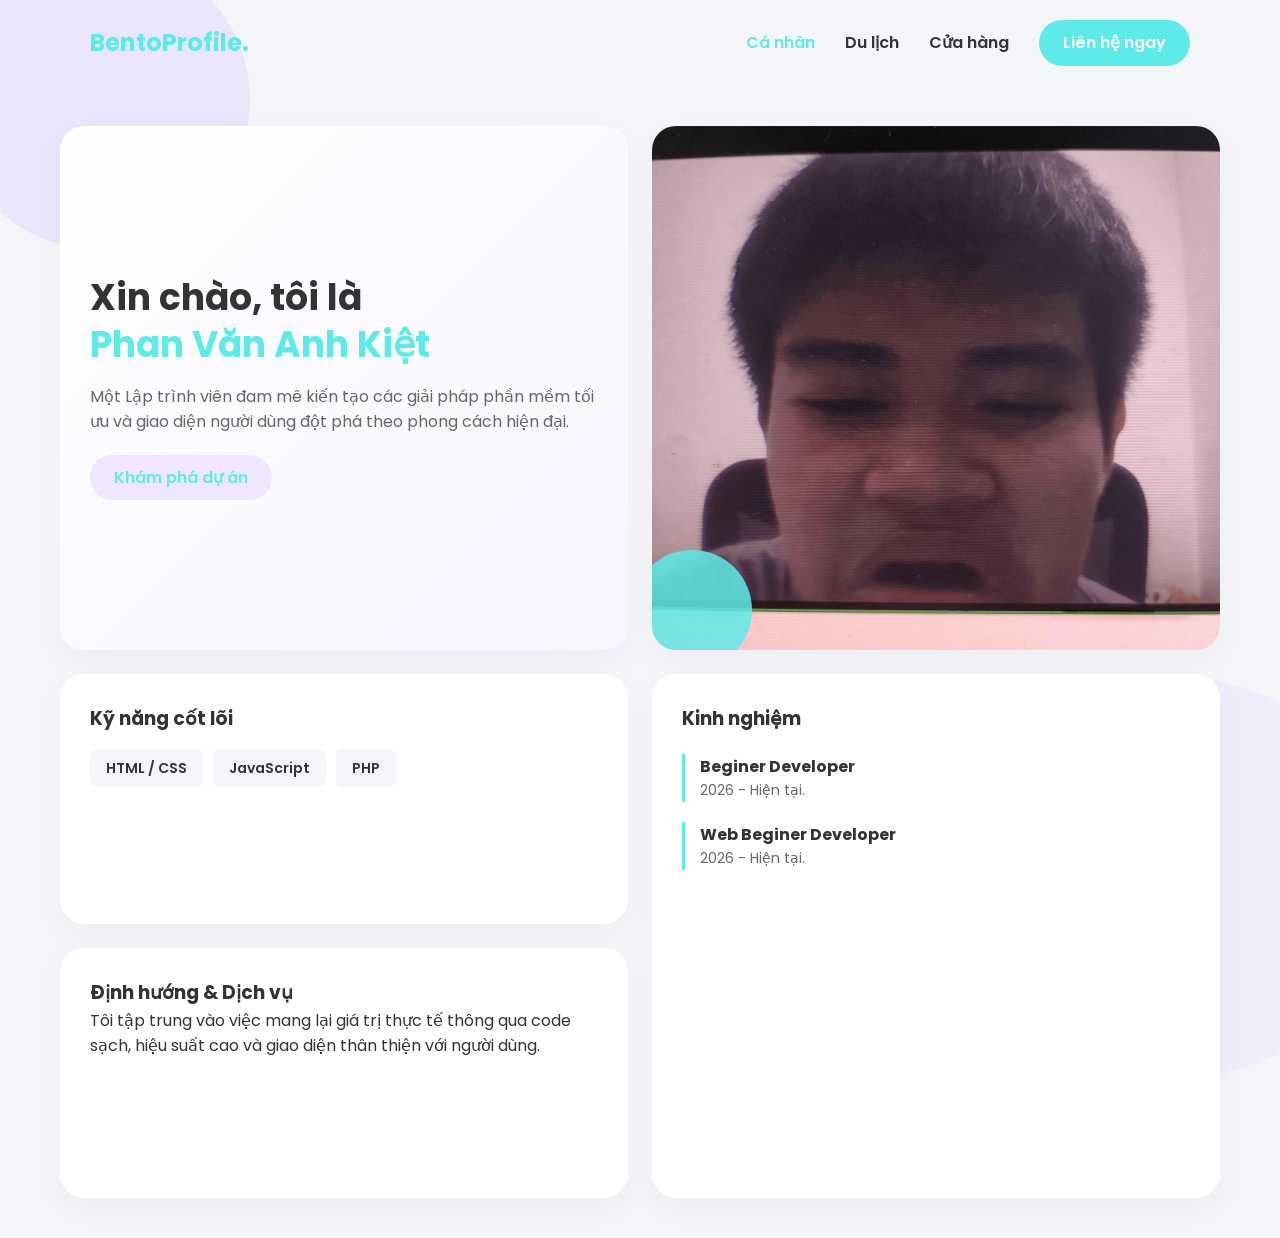
<file: index.html>
<!DOCTYPE html>
<html lang="vi">
<head>
    <meta charset="UTF-8">
    <meta name="viewport" content="width=device-width, initial-scale=1.0">
    <title>Trang Cá Nhân | Lập Trình Viên</title>
    <link rel="stylesheet" href="style.css">
    <link href="https://fonts.googleapis.com/css2?family=Poppins:wght@300;400;600;700&display=swap" rel="stylesheet">
</head>
<body>
    <div class="bg-shape shape-1"></div>
    <div class="bg-shape shape-2"></div>
    <header class="navbar">
        <div class="logo">BentoProfile.</div>
        <nav>
            <ul>
                <li><a href="index.html" class="active">Cá nhân</a></li>
                <li><a href="index2.html">Du lịch</a></li>
                <li><a href="index3.html">Cửa hàng</a></li>
                <li><a href="#contact" class="btn-primary">Liên hệ ngay</a></li>
            </ul>
        </nav>
    </header>
    <main class="bento-container">
        <div class="bento-box hero-box">
            <div class="hero-content">
                <h1>Xin chào, tôi là <br><span>Phan Văn Anh Kiệt</span></h1>
                <p>Một Lập trình viên đam mê kiến tạo các giải pháp phần mềm tối ưu và giao diện người dùng đột phá theo phong cách hiện đại.</p>
                <a href="#projects" class="btn-secondary">Khám phá dự án</a>
            </div>
        </div>
        <div class="bento-box image-box">
            <img src="kiet.jpg" alt="Ảnh cá nhân của tôi">
            <div class="decorative-circle"></div>
        </div>
        <div class="bento-box skills-box">
            <h3>Kỹ năng cốt lõi</h3>
            <div class="skills-grid">
                <span class="skill-tag">HTML / CSS</span>
                <span class="skill-tag">JavaScript </span>
                <span class="skill-tag">PHP</span>
            </div>
        </div>
        <div class="bento-box experience-box">
            <h3>Kinh nghiệm</h3>
            <div class="exp-item">
                <h4>Beginer Developer</h4>
                <p>2026 - Hiện tại.</p>
            </div>
            <div class="exp-item">
                <h4>Web Beginer Developer</h4>
                <p>2026 - Hiện tại.</p>
            </div>
        </div>
        <div class="bento-box services-box">
            <h3>Định hướng & Dịch vụ</h3>
            <p>Tôi tập trung vào việc mang lại giá trị thực tế thông qua code sạch, hiệu suất cao và giao diện thân thiện với người dùng.</p>
        </div>
    </main>
    <script src="app.js"></script>
</body>
</html>
</file>
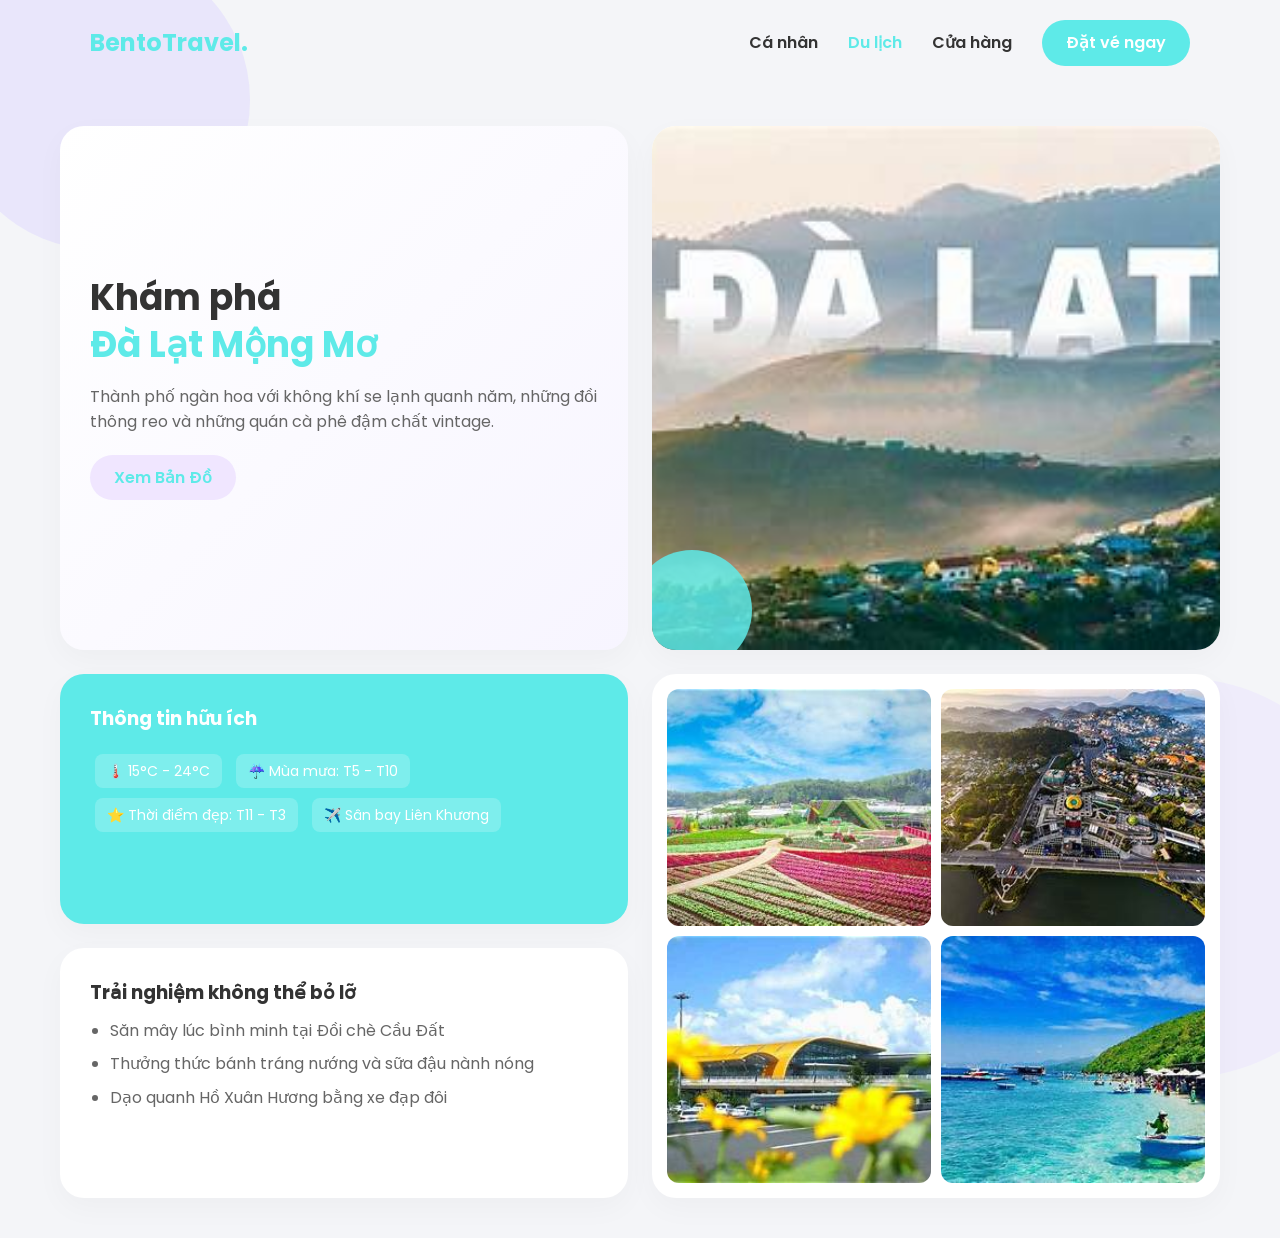
<file: index2.html>
<!DOCTYPE html>
<html lang="vi">
<head>
    <meta charset="UTF-8">
    <meta name="viewport" content="width=device-width, initial-scale=1.0">
    <title>Khám Phá Địa Điểm Du Lịch | Bento Travel</title>
    <link rel="stylesheet" href="style.css">
    <link href="https://fonts.googleapis.com/css2?family=Poppins:wght@300;400;600;700&display=swap" rel="stylesheet">
    <style>
        .gallery-box { grid-column: span 2; grid-row: span 2; display: grid; grid-template-columns: 1fr 1fr; gap: 10px; padding: 15px; }
        .gallery-box img { width: 100%; height: 100%; object-fit: cover; border-radius: 12px; }
        .info-box { grid-column: span 2; grid-row: span 1; background: var(--primary-color); color: white; }
        .info-box h3 { color: white; margin-bottom: 15px; }
        .tag-light { background: rgba(255,255,255,0.2); color: white; padding: 6px 12px; border-radius: 8px; display: inline-block; margin: 5px; font-size: 14px;}
        .todo-box { grid-column: span 2; grid-row: span 1; }
        .todo-list { list-style-type: disc; margin-left: 20px; color: var(--text-muted); margin-top: 10px;}
        .todo-list li { margin-bottom: 8px; }
    </style>
</head>
<body>
    <div class="bg-shape shape-1"></div>
    <div class="bg-shape shape-2"></div>
    <header class="navbar">
        <div class="logo">BentoTravel.</div>
        <nav>
            <ul>
                <li><a href="index.html">Cá nhân</a></li>
                <li><a href="index2.html" class="active">Du lịch</a></li>
                <li><a href="index3.html">Cửa hàng</a></li>
                <li><a href="#book" class="btn-primary">Đặt vé ngay</a></li>
            </ul>
        </nav>
    </header>
    <main class="bento-container">
        <div class="bento-box hero-box">
            <div class="hero-content">
                <h1>Khám phá <br><span>Đà Lạt Mộng Mơ</span></h1>
                <p>Thành phố ngàn hoa với không khí se lạnh quanh năm, những đồi thông reo và những quán cà phê đậm chất vintage.</p>
                <a href="#map" class="btn-secondary">Xem Bản Đồ</a>
            </div>
        </div>
        <div class="bento-box image-box">
            <img src="DaLat.jpg" alt="Cảnh đẹp Đà Lạt">
            <div class="decorative-circle"></div>
        </div>
        <div class="bento-box info-box">
            <h3>Thông tin hữu ích</h3>
            <div>
                <span class="tag-light">🌡️ 15°C - 24°C</span>
                <span class="tag-light">☔ Mùa mưa: T5 - T10</span>
                <span class="tag-light">⭐ Thời điểm đẹp: T11 - T3</span>
                <span class="tag-light">✈️ Sân bay Liên Khương</span>
            </div>
        </div>
        <div class="bento-box gallery-box">
            <img src="Gallery1.jpg" alt="Gallery 1">
            <img src="Gallery2.jpg" alt="Gallery 2">
            <img src="Gallery3.jpg" alt="Gallery 3">
            <img src="Gallery4.jpg" alt="Gallery 4">
        </div>
        <div class="bento-box todo-box">
            <h3>Trải nghiệm không thể bỏ lỡ</h3>
            <ul class="todo-list">
                <li>Săn mây lúc bình minh tại Đồi chè Cầu Đất</li>
                <li>Thưởng thức bánh tráng nướng và sữa đậu nành nóng</li>
                <li>Dạo quanh Hồ Xuân Hương bằng xe đạp đôi</li>
            </ul>
        </div>
    </main>
    <script src="app.js"></script>
</body>
</html>
</file>
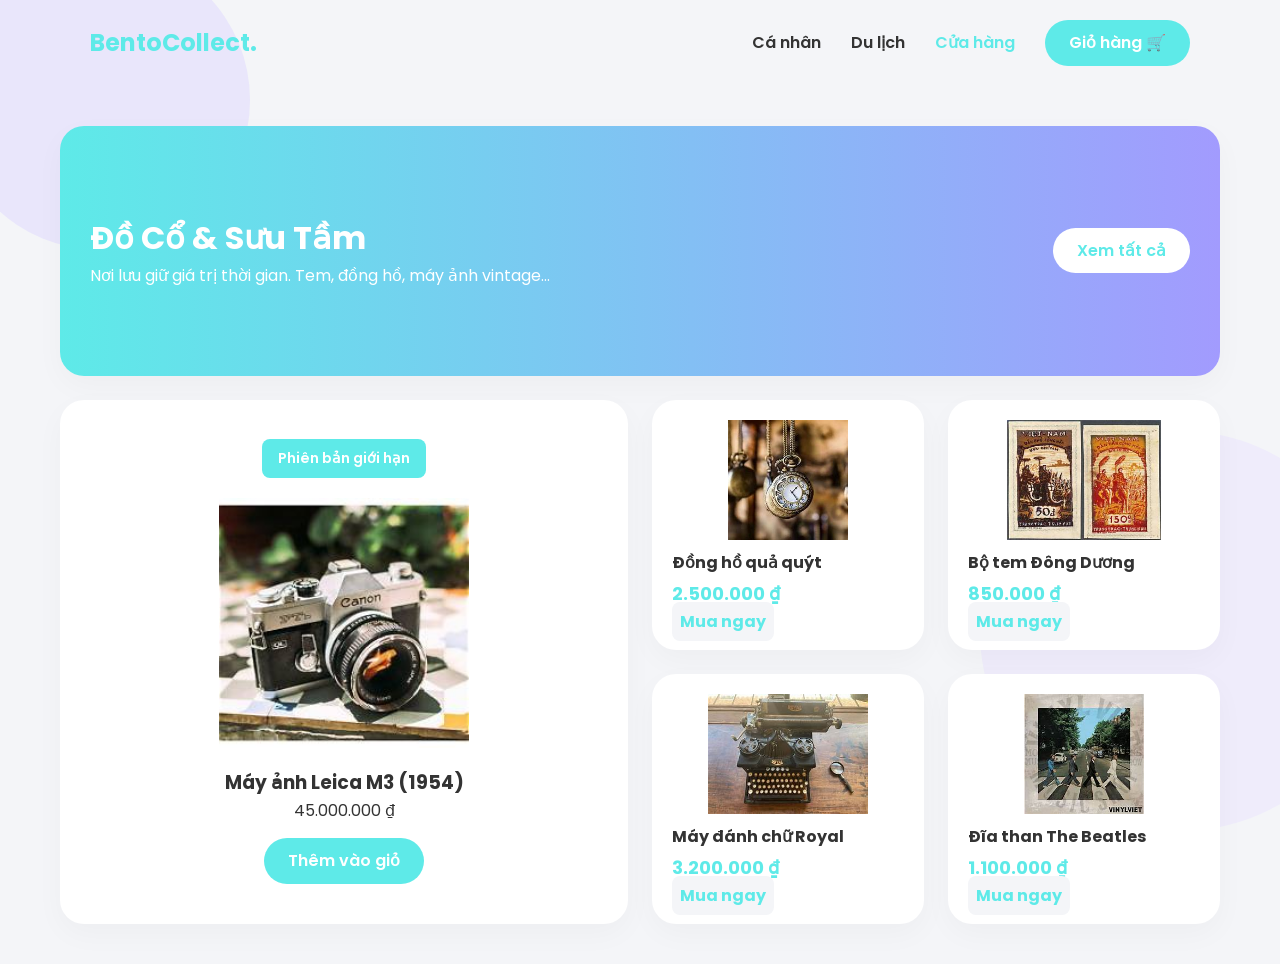
<file: index3.html>
<!DOCTYPE html>
<html lang="vi">
<head>
    <meta charset="UTF-8">
    <meta name="viewport" content="width=device-width, initial-scale=1.0">
    <title>Cửa Hàng Đồ Sưu Tầm | Bento Store</title>
    <link rel="stylesheet" href="style.css">
    <link href="https://fonts.googleapis.com/css2?family=Poppins:wght@300;400;600;700&display=swap" rel="stylesheet">
    <style>
        .store-header { grid-column: span 4; grid-row: span 1; display: flex; justify-content: space-between; align-items: center; background: linear-gradient(90deg, var(--primary-color) 0%, #a29bfe 100%); color: white; }
        .store-header h1 { font-size: 32px; color: white; }
        .product-box { grid-column: span 1; grid-row: span 1; display: flex; flex-direction: column; justify-content: space-between; padding: 20px;}
        .product-box img { width: 100%; height: 120px; object-fit: contain; margin-bottom: 10px; transition: transform 0.3s; }
        .product-box:hover img { transform: scale(1.1); }
        .product-box h4 { font-size: 16px; margin-bottom: 5px; color: var(--text-main); }
        .product-box .price { font-weight: bold; color: var(--primary-color); font-size: 18px; }
        .btn-cart { background: var(--bg-color); border: none; padding: 8px; border-radius: 8px; cursor: pointer; font-weight: bold; width: 100%; margin-top: 10px; transition: 0.3s; color: var(--primary-color); text-align: center; text-decoration: none;}
        .btn-cart:hover { background: var(--primary-color); color: white; }
        .featured-product { grid-column: span 2; grid-row: span 2; display: flex; flex-direction: column; justify-content: center; align-items: center; text-align: center;}
        .featured-product img { height: 250px; object-fit: contain; margin: 20px 0; }
        @media (max-width: 992px) {
            .product-box { grid-column: span 2; }
            .store-header { grid-column: span 2; flex-direction: column; text-align: center; gap: 15px; }
        }
    </style>
</head>
<body>
    <div class="bg-shape shape-1"></div>
    <div class="bg-shape shape-2"></div>
    <header class="navbar">
        <div class="logo">BentoCollect.</div>
        <nav>
            <ul>
                <li><a href="index.html">Cá nhân</a></li>
                <li><a href="index2.html">Du lịch</a></li>
                <li><a href="index3.html" class="active">Cửa hàng</a></li>
                <li><a href="#checkout" class="btn-primary">Giỏ hàng 🛒</a></li>
            </ul>
        </nav>
    </header>
    <main class="bento-container">
        <div class="bento-box store-header">
            <div>
                <h1>Đồ Cổ & Sưu Tầm</h1>
                <p>Nơi lưu giữ giá trị thời gian. Tem, đồng hồ, máy ảnh vintage...</p>
            </div>
            <a href="#shop" class="btn-secondary" style="background: white; color: var(--primary-color); margin: 0;">Xem tất cả</a>
        </div>
        <div class="bento-box featured-product">
            <span class="skill-tag" style="background: var(--primary-color); color: white;">Phiên bản giới hạn</span>
            <!-- Vị trí thêm ảnh sản phẩm nổi bật -->
            <img src="Cam.jpg" alt="Máy ảnh Film Vintage">
            <h3>Máy ảnh Leica M3 (1954)</h3>
            <p class="price">45.000.000 ₫</p>
            <a href="#add" class="btn-primary" style="margin-top: 15px;">Thêm vào giỏ</a>
        </div>
        <div class="bento-box product-box">
            <img src="clock.jpg" alt="Đồng hồ cổ">
            <div>
                <h4>Đồng hồ quả quýt</h4>
                <p class="price">2.500.000 ₫</p>
                <a href="#buy" class="btn-cart">Mua ngay</a>
            </div>
        </div>
        <div class="bento-box product-box">
            <img src="stamp.jpg" alt="Bộ tem cổ">
            <div>
                <h4>Bộ tem Đông Dương</h4>
                <p class="price">850.000 ₫</p>
                <a href="#buy" class="btn-cart">Mua ngay</a>
            </div>
        </div>
        <div class="bento-box product-box">
            <img src="maydanhchu.jpg" alt="Máy đánh chữ">
            <div>
                <h4>Máy đánh chữ Royal</h4>
                <p class="price">3.200.000 ₫</p>
                <a href="#buy" class="btn-cart">Mua ngay</a>
            </div>
        </div>
        <div class="bento-box product-box">
            <img src="dia.jpg" alt="Đĩa than">
            <div>
                <h4>Đĩa than The Beatles</h4>
                <p class="price">1.100.000 ₫</p>
                <a href="#buy" class="btn-cart">Mua ngay</a>
            </div>
        </div>
    </main>
    <script src="app.js"></script>
</body>
</html>
</file>
<file: style.css>
:root {
    --bg-color: #f4f5f8;
    --bento-bg: #ffffff;
    --primary-color: #5eeae8;
    --text-main: #333333;
    --text-muted: #666666;
    --border-radius: 24px;
    --transition: all 0.3s ease;
}
* {
    margin: 0;
    padding: 0;
    box-sizing: border-box;
}
body {
    font-family: 'Poppins', sans-serif;
    background-color: var(--bg-color);
    color: var(--text-main);
    line-height: 1.6;
    overflow-x: hidden;
    position: relative;
}
.bg-shape {
    position: absolute;
    border-radius: 50%;
    z-index: -1;
    opacity: 0.4;
}
.shape-1 {
    width: 300px;
    height: 300px;
    background-color: #d8cfff;
    top: -50px;
    left: -50px;
}
.shape-2 {
    width: 400px;
    height: 400px;
    background-color: #e5dfff;
    bottom: 10%;
    right: -100px;
}
.navbar {
    display: flex;
    justify-content: space-between;
    align-items: center;
    padding: 20px 50px;
    max-width: 1200px;
    margin: 0 auto;
}
.navbar .logo {
    font-size: 24px;
    font-weight: 700;
    color: var(--primary-color);
}
.navbar nav ul {
    list-style: none;
    display: flex;
    gap: 30px;
    align-items: center;
}
.navbar nav a {
    text-decoration: none;
    color: var(--text-main);
    font-weight: 600;
    transition: var(--transition);
}
.navbar nav a:hover, .navbar nav a.active {
    color: var(--primary-color);
}
.btn-primary, .btn-secondary {
    display: inline-block;
    padding: 10px 24px;
    border-radius: 50px;
    text-decoration: none;
    font-weight: 600;
    transition: var(--transition);
}
.btn-primary {
    background-color: var(--primary-color);
    color: #fff !important;
}
.btn-primary:hover {
    background-color: #35d9c3;
    transform: translateY(-2px);
}
.btn-secondary {
    background-color: #f0e6ff;
    color: var(--primary-color);
    margin-top: 20px;
}
.btn-secondary:hover {
    background-color: var(--primary-color);
    color: #fff;
}
.bento-container {
    max-width: 1200px;
    margin: 40px auto;
    padding: 0 20px;
    display: grid;
    grid-template-columns: repeat(4, 1fr); 
    grid-auto-rows: 250px;
    gap: 24px;
}
.bento-box {
    background-color: var(--bento-bg);
    border-radius: var(--border-radius);
    padding: 30px;
    box-shadow: 0 10px 30px rgba(0,0,0,0.03);
    transition: var(--transition);
    overflow: hidden;
    position: relative;
    opacity: 0; 
    transform: translateY(20px);
}
.bento-box:hover {
    box-shadow: 0 15px 35px rgba(123, 94, 234, 0.1);
    transform: translateY(-5px)
}
.hero-box {
    grid-column: span 2;
    grid-row: span 2;
    display: flex;
    align-items: center;
    background: linear-gradient(135deg, #ffffff 0%, #f7f5ff 100%);
}
.hero-box h1 {
    font-size: 36px;
    margin-bottom: 15px;
    line-height: 1.3;
}
.hero-box h1 span {
    color: var(--primary-color);
}
.hero-box p {
    color: var(--text-muted);
    font-size: 16px;
}
.image-box {
    grid-column: span 2;
    grid-row: span 2;
    padding: 0;
    display: flex;
    justify-content: center;
    align-items: center;
}
.image-box img {
    width: 100%;
    height: 100%;
    object-fit: cover;
}
.decorative-circle {
    position: absolute;
    width: 120px;
    height: 120px;
    background-color: var(--primary-color);
    border-radius: 50%;
    opacity: 0.85;
    bottom: -20px;
    left: -20px;
}
.skills-box {
    grid-column: span 2;
    grid-row: span 1;
}
.skills-grid {
    display: flex;
    flex-wrap: wrap;
    gap: 10px;
    margin-top: 15px;
}
.skill-tag {
    background-color: #f4f5f8;
    color: var(--text-main);
    padding: 8px 16px;
    border-radius: 8px;
    font-size: 14px;
    font-weight: 600;
}
.experience-box {
    grid-column: span 2;
    grid-row: span 2;
}
.exp-item {
    margin-top: 20px;
    padding-left: 15px;
    border-left: 3px solid var(--primary-color);
}
.exp-item h4 {
    font-size: 16px;
}
.exp-item p {
    font-size: 14px;
    color: var(--text-muted);
}
.services-box {
    grid-column: span 2;
    grid-row: span 1;
}
.contact-box {
    grid-column: span 2;
    grid-row: span 1;
    background-color: var(--primary-color);
    color: #fff;
}
.contact-box h3, .contact-box p {
    color: #fff;
    margin-bottom: 15px;
}
.contact-box .btn-primary {
    background-color: #fff;
    color: var(--primary-color) !important;
}
@media (max-width: 992px) {
    .bento-container {
        grid-template-columns: repeat(2, 1fr);
    }
    .hero-box, .image-box, .skills-box, .experience-box, .services-box, .contact-box {
        grid-column: span 2;
    }
}
@media (max-width: 768px) {
    .navbar {
        flex-direction: column;
        gap: 20px;
    }
    .navbar nav ul {
        flex-wrap: wrap;
        justify-content: center;
    }
    .hero-box h1 {
        font-size: 28px;
    }
}
</file>
